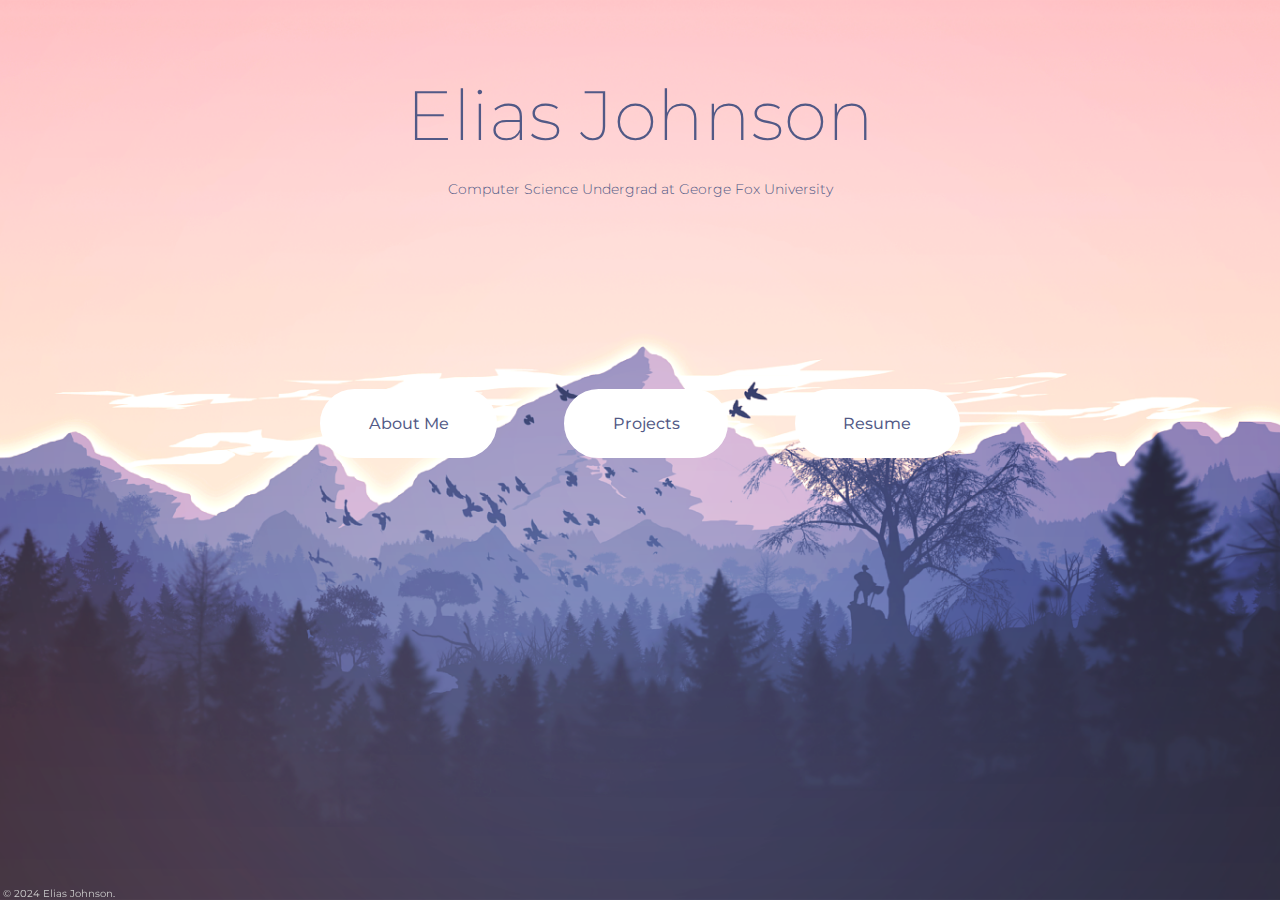
<file: index.html>
<!doctype html>
<html lang="en">

<head>
  <meta charset="UTF-8">
  <meta name="viewport" content="width=device-width, initial-scale=1.0">
  <link rel="icon" href="/images/Favicon.png" type="image/png">
  <link rel="stylesheet" href="/css/style.css">
  <link href="https://fonts.googleapis.com/css2?family=Comic+Neue:ital,wght@0,300;0,400;0,700;1,300;1,400;1,700&family=Itim&family=Montserrat:ital,wght@0,100..900;1,100..900&family=Nunito+Sans:ital,opsz,wght@0,6..12,200..1000;1,6..12,200..1000&family=Open+Sans:ital,wght@0,300..800;1,300..800&family=Varela+Round&display=swap" rel="stylesheet">
  <title>Elias Johnson</title>
</head>
<body>
  <main>
    <div class="title-name-menu">Elias Johnson</div>
	<div class="title-desc-menu">Computer Science Undergrad at George Fox University</div>
	<div class="menu-button-container">
	  <button class="menu-button" onclick="window.location.href='/about'">About&nbsp;Me</button>
	  <button class="menu-button" onclick="window.location.href='/projects'">Projects</button>
      <button class="menu-button" onclick="window.open('/assets/Elias_Johnson_Resume.pdf', '_blank')">Resume</button>
    </div>
  </main>
  <a href="/credits" class="footer-link">© 2024 Elias Johnson.</a>
</body>
</html>

<!-- TODO

 - Blog project
 - Have a message box that users can send a message to my email?

 - Fix issue with mobile viewports where the background is funky on some devices
 
-->
</file>
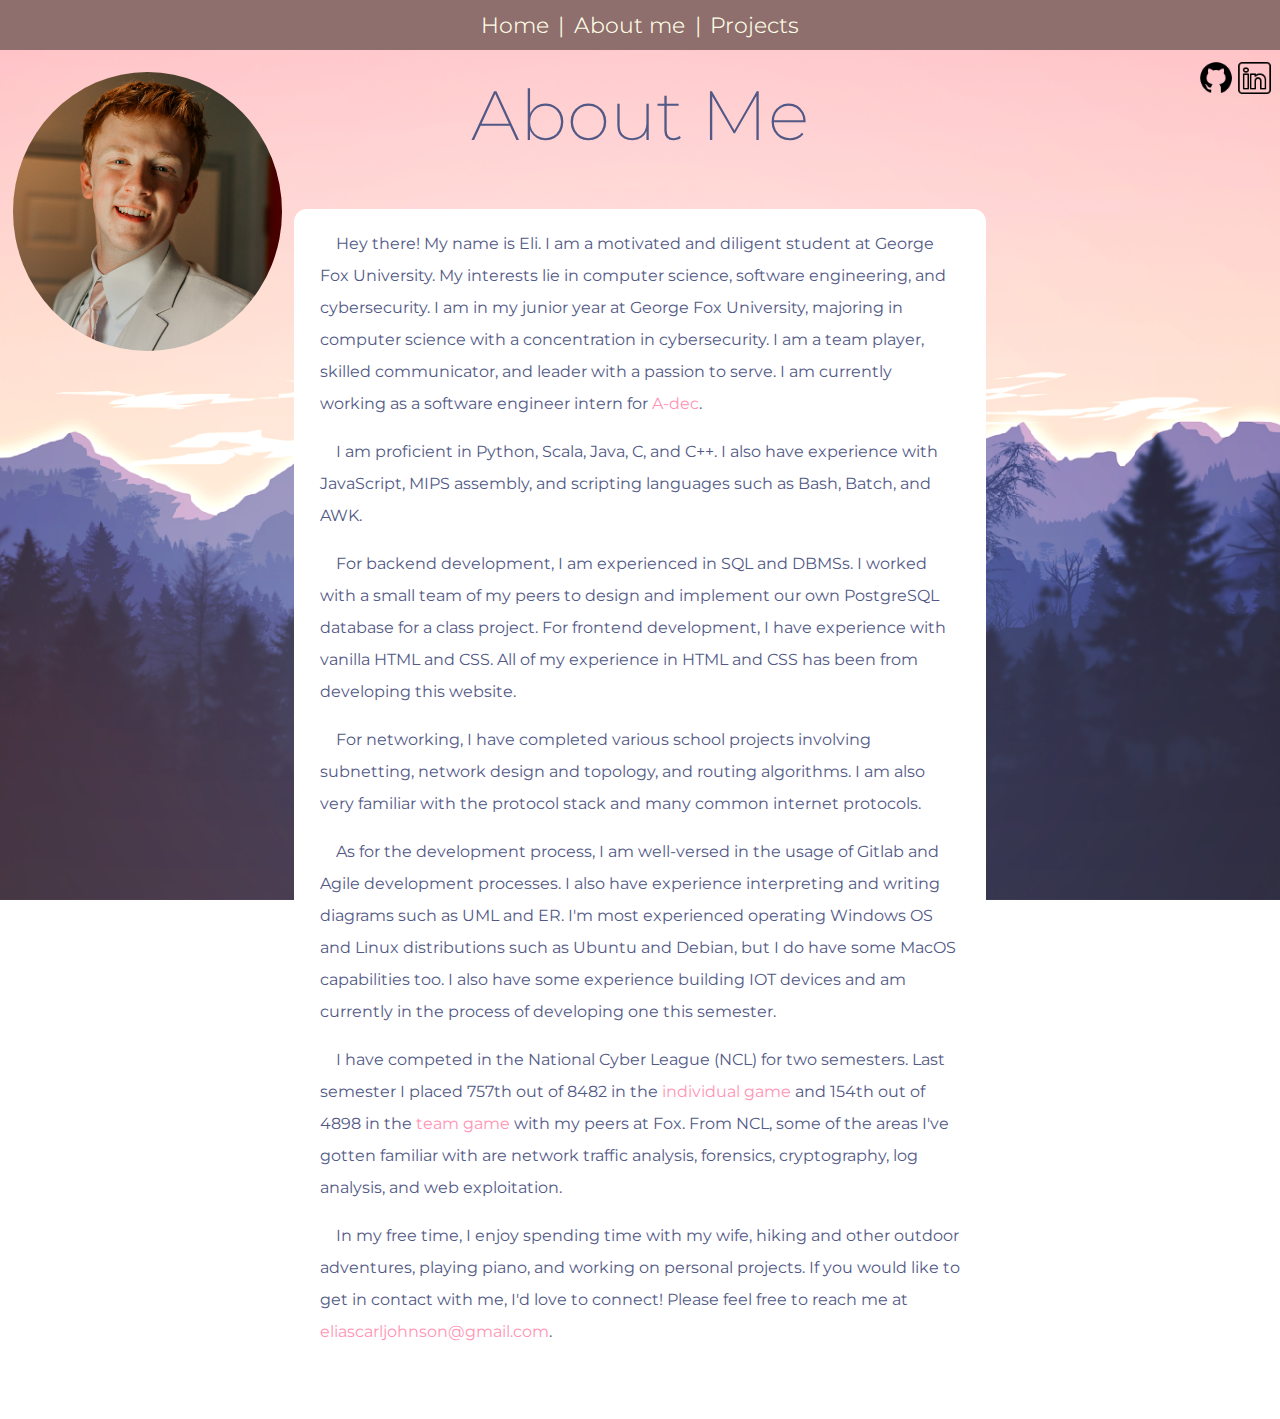
<file: about/index.html>
<!doctype html>
<html lang="en">

<head>
  <meta charset="UTF-8">
  <meta name="viewport" content="width=device-width, initial-scale=1.0">
  <link rel="icon" href="/images/Favicon.png" type="image/png">
  <link rel="stylesheet" href="/css/style.css">
  <link href="https://fonts.googleapis.com/css2?family=Comic+Neue:ital,wght@0,300;0,400;0,700;1,300;1,400;1,700&family=Itim&family=Montserrat:ital,wght@0,100..900;1,100..900&family=Nunito+Sans:ital,opsz,wght@0,6..12,200..1000;1,6..12,200..1000&family=Open+Sans:ital,wght@0,300..800;1,300..800&family=Varela+Round&display=swap" rel="stylesheet">
  <title>Elias Johnson – About</title>
</head>
<body>
  <header>
    <div class="header-bar">
      <a href="/" class="header-link">Home</a>
      <p> | </p>
      <a href="/about" class="header-link">About&nbsp;me</a>
      <p> |	</p>			
      <a href="/projects" class="header-link">Projects</a>
    </div>
  </header>
  <main>
	<div class="title-name">About Me</div>
    <img src="/images/Elias.jpg" alt="Eli Johnson" class="about-image">
    <div class="text-container">
      <p>
	    &nbsp;&nbsp;&nbsp;&nbsp;Hey there! My name is Eli. I am a motivated and diligent student at George Fox University. 
		My interests lie in computer science, software engineering, and cybersecurity. 
		I am in my junior year at George Fox University, majoring in computer science with a concentration in cybersecurity. 
		I am a team player, skilled communicator, and leader with a passion to serve.
		I am currently working as a software engineer intern for
		<a href="https://www.a-dec.com/" target="_blank" class="inline-link"><span>A-dec</span></a>.
	  </p>
	  <p>
		&nbsp;&nbsp;&nbsp;&nbsp;I am proficient in Python, Scala, Java, C, and C++. 
		I also have experience with JavaScript, MIPS assembly, and scripting languages such as Bash, Batch, and AWK.
	  </p>
      <p>
		&nbsp;&nbsp;&nbsp;&nbsp;For backend development, I am experienced in SQL and DBMSs.
		I worked with a small team of my peers to design and implement our own PostgreSQL database for a class project.
	    For frontend development, I have experience with vanilla HTML and CSS.
		All of my experience in HTML and CSS has been from developing this website.
	  </p>
	  <p>
		&nbsp;&nbsp;&nbsp;&nbsp;For networking, I have completed various school projects involving subnetting, network design and topology, and routing algorithms. 
		I am also very familiar with the protocol stack and many common internet protocols. 
	  </p>
	  <p>
		&nbsp;&nbsp;&nbsp;&nbsp;As for the development process, I am well-versed in the usage of Gitlab and Agile development processes. 
		I also have experience interpreting and writing diagrams such as UML and ER.
		I'm most experienced operating Windows OS and Linux distributions such as Ubuntu and Debian, but I do have some MacOS capabilities too. 
		I also have some experience building IOT devices and am currently in the process of developing one this semester.
      </p>
	  <p>
		&nbsp;&nbsp;&nbsp;&nbsp;I have competed in the National Cyber League (NCL) for two semesters. Last semester I placed 757th out of 8482 in the 
		<a href="/assets/NCL_Fall2024_Individual.pdf" target="_blank" class="inline-link"><span>individual game</span></a> and 154th out of 4898 in the 
		<a href="/assets/NCL_Fall2024_Team.pdf" target="_blank" class="inline-link"><span>team game</span></a> with my peers at Fox. 
		From NCL, some of the areas I've gotten familiar with are network traffic analysis, forensics, cryptography, log analysis, and web exploitation.
	  </p>
	  <p>
		&nbsp;&nbsp;&nbsp;&nbsp;In my free time, I enjoy spending time with my wife, hiking and other outdoor adventures, playing piano, and working on personal projects.
		If you would like to get in contact with me, I'd love to connect! Please feel free to reach me at 
	    <a href="mailto:eliascarljohnson@gmail.com" class="inline-link"><span>eliascarljohnson@gmail.com</span></a>.
	  </p>
	  <a href="https://github.com/elias-johnson" target="_blank"><img src="/images/Github.png" alt="Github" class="github-icon"></a><a href="https://www.linkedin.com/in/eliasjohnson-/" target="_blank"><img src="/images/LinkedIn.png" alt="LinkedIn" class="linkedin-icon">
      </a>
	</div>
  </main>
</body>
</html>
</file>
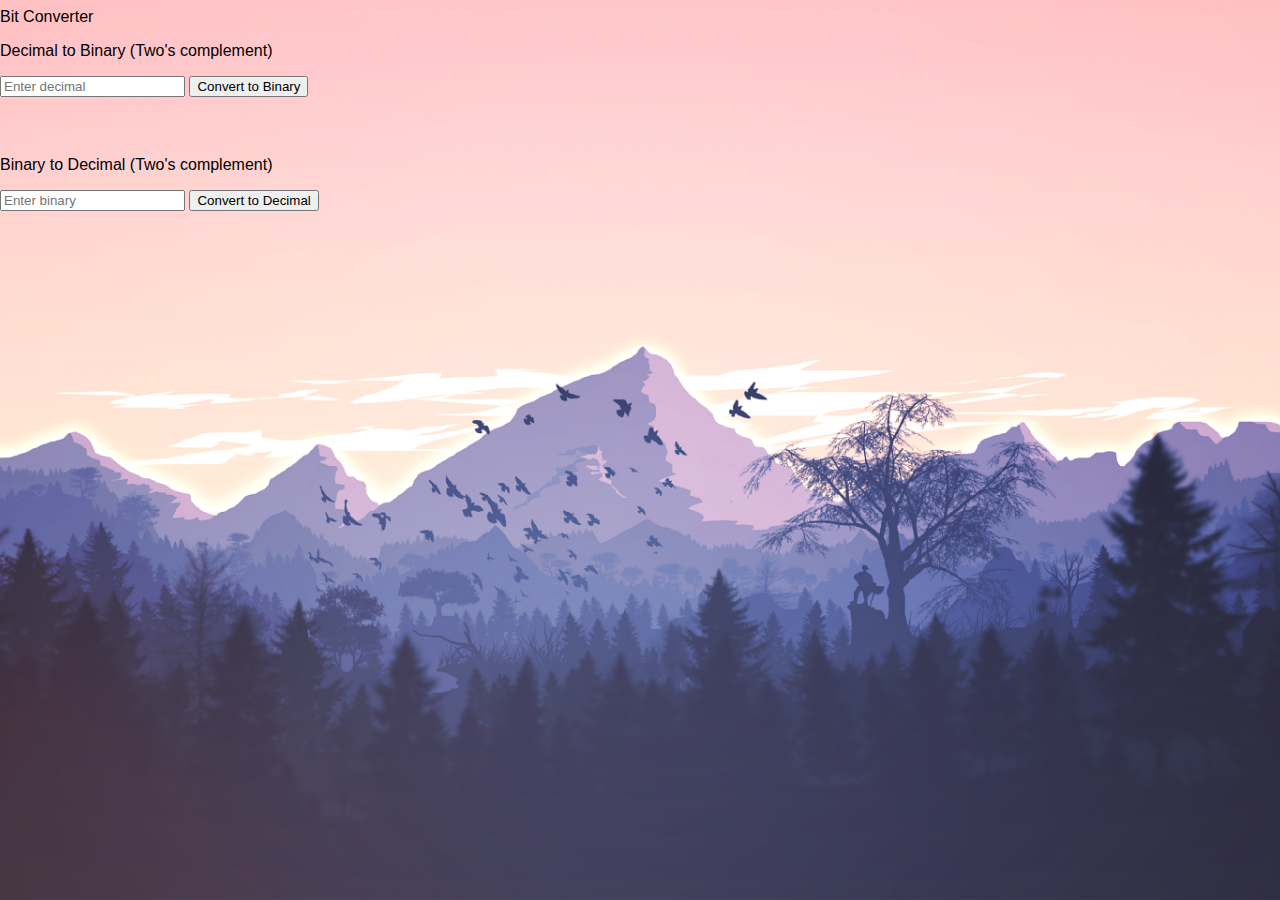
<file: Converter/index.html>
<!doctype html>
<html lang="en">

<head>
	<meta charset="UTF-8">
	<meta name="viewport" content="width=device-width, initial-scale=1.0">
	<link rel="stylesheet" href="/css/style.css">
	<link href="https://fonts.googleapis.com/css2?family=Comic+Neue:ital,wght@0,300;0,400;0,700;1,300;1,400;1,700&family=Itim&family=Varela+Round&display=swap" rel="stylesheet">
	<title>Bit Converter</title>
</head>
<body>
	<main>
		<div class="main-box">
			<div class="header">Bit Converter</div>
			<div class="body">
				<div class="decimal-to-binary">
					<p>Decimal to Binary (Two's complement)</p>
						<input type="number" id="decimalInput" placeholder="Enter decimal">
						<button onclick="decimalToBinary()">Convert to Binary</button>
					<p id="decimalToBinaryResult"></p>
				</div>	
				<div class="binary-to-decimal">
					<p>Binary to Decimal (Two's complement)</p>
						<input type="number" id="binaryInput" placeholder="Enter binary">
						<button onclick="binaryToDecimal()">Convert to Decimal</button>
						<p id="binaryToDecimalResult"></p>
				</div>
			</div>
		</div>
	</main>
	<script src="/js/script.js"></script>
</body>
</html>
</file>
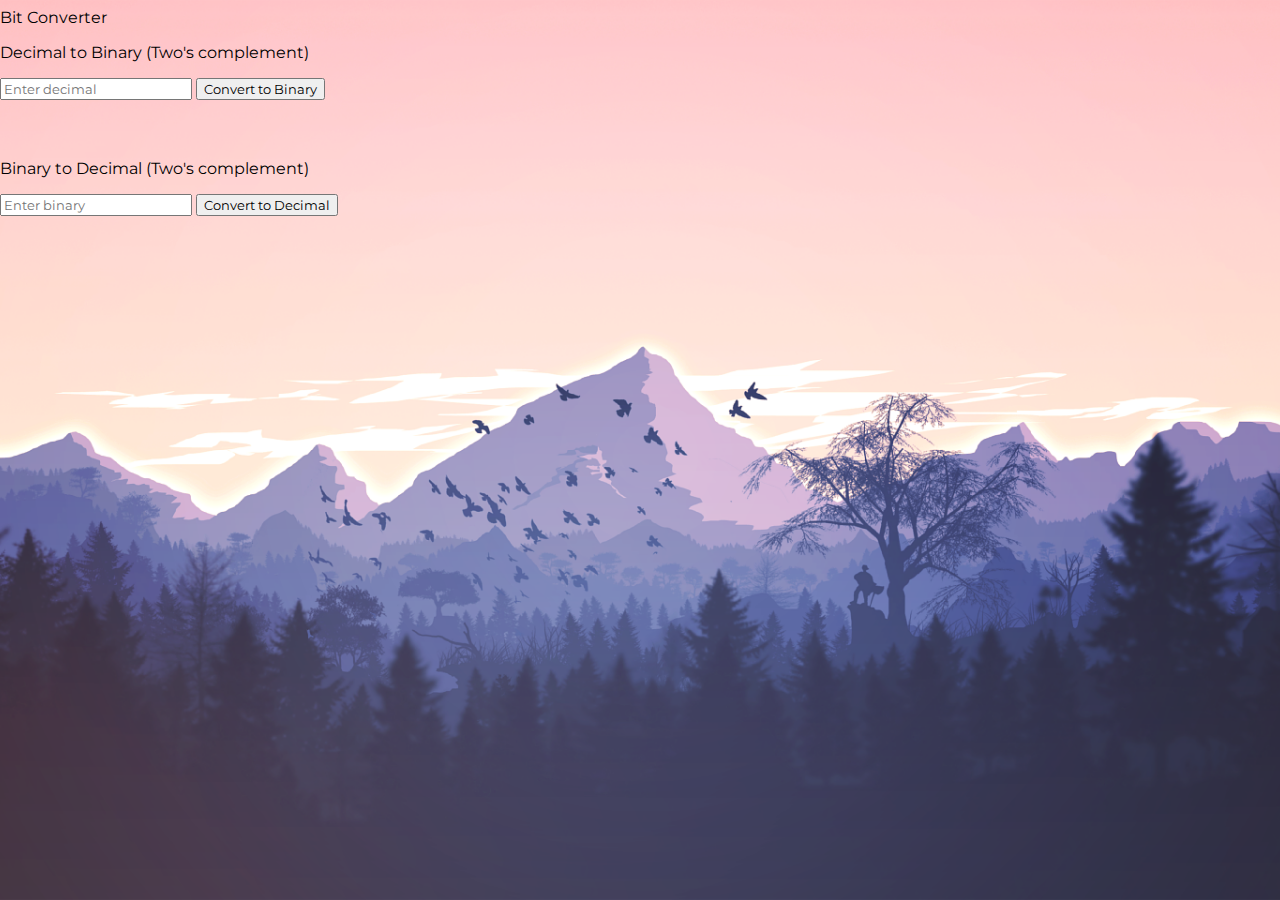
<file: converter/index.html>
<!doctype html>
<html lang="en">

<head>
  <meta charset="UTF-8">
  <meta name="viewport" content="width=device-width, initial-scale=1.0">
  <link rel="stylesheet" href="/css/style.css">
  <link href="https://fonts.googleapis.com/css2?family=Comic+Neue:ital,wght@0,300;0,400;0,700;1,300;1,400;1,700&family=Itim&family=Montserrat:ital,wght@0,100..900;1,100..900&family=Nunito+Sans:ital,opsz,wght@0,6..12,200..1000;1,6..12,200..1000&family=Open+Sans:ital,wght@0,300..800;1,300..800&family=Varela+Round&display=swap" rel="stylesheet">
  <title>Elias Johnson - Bit Converter</title>
</head>
<body>
  <main>
    <div class="main-box">
      <div class="main-title">Bit Converter</div>
      <div class="main-body">
        <div class="decimal-to-binary">
          <p>Decimal to Binary (Two's complement)</p>
          <input type="number" id="decimalInput" placeholder="Enter decimal">
          <button onclick="decimalToBinary()">Convert to Binary</button>
          <p id="decimalToBinaryResult"></p>
        </div>	
        <div class="binary-to-decimal">
          <p>Binary to Decimal (Two's complement)</p>
          <input type="number" id="binaryInput" placeholder="Enter binary">
          <button onclick="binaryToDecimal()">Convert to Decimal</button>
          <p id="binaryToDecimalResult"></p>
        </div>
      </div>
    </div>
  </main>
  <script src="/js/script.js"></script>
</body>
</html>
</file>
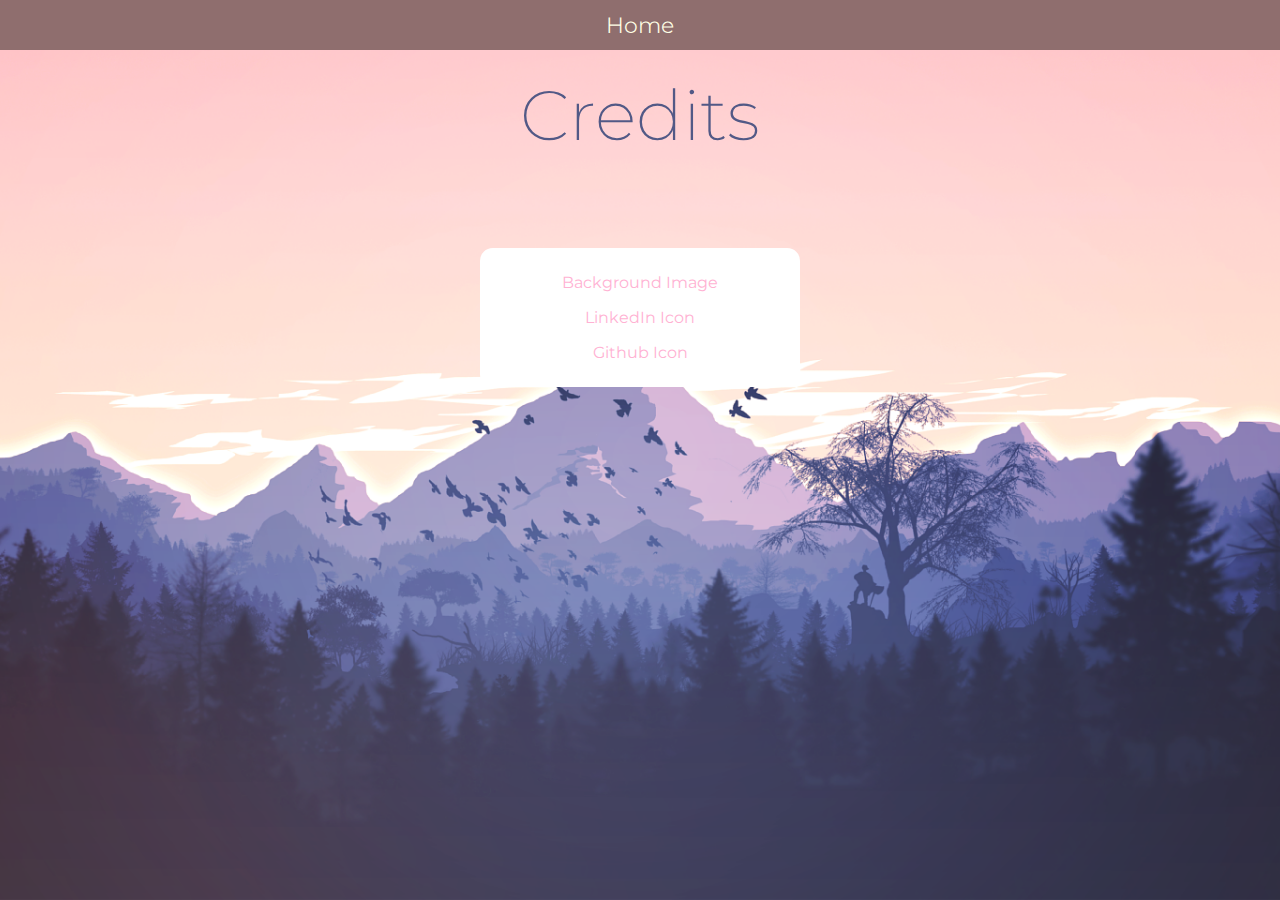
<file: credits/index.html>
<!doctype html>
<html lang="en">

<head>
  <meta charset="UTF-8">
  <meta name="viewport" content="width=device-width, initial-scale=1.0">
  <link rel="icon" href="/images/Favicon.png" type="image/png">
  <link rel="stylesheet" href="/css/style.css">
  <link href="https://fonts.googleapis.com/css2?family=Comic+Neue:ital,wght@0,300;0,400;0,700;1,300;1,400;1,700&family=Itim&family=Montserrat:ital,wght@0,100..900;1,100..900&family=Nunito+Sans:ital,opsz,wght@0,6..12,200..1000;1,6..12,200..1000&family=Open+Sans:ital,wght@0,300..800;1,300..800&family=Varela+Round&display=swap" rel="stylesheet">
  <title>Elias Johnson – Credits</title>
</head>
<body>
  <header>
    <div class="header-bar">
      <a href="/" class="header-link">Home</a>
    </div>
  </header>
  <main>
    <div class="main-container">
	  <div class="title-name">Credits</div>
      <div class="credit-link-container">
	    <p><a href="https://pixabay.com/vectors/mountains-panorama-forest-mountain-1412683" target="_blank" class="credit-link">Background Image</a></p>
	    <p><a href="https://icons8.com/icons/set/linkedin" target="_blank" class="credit-link">LinkedIn Icon</a></p>
	    <p><a href="https://icons8.com/icons/set/github" target="_blank" class="credit-link">Github Icon</a></p>
	  </div>
	</div>
  </main>   
</body>
</html>
</file>
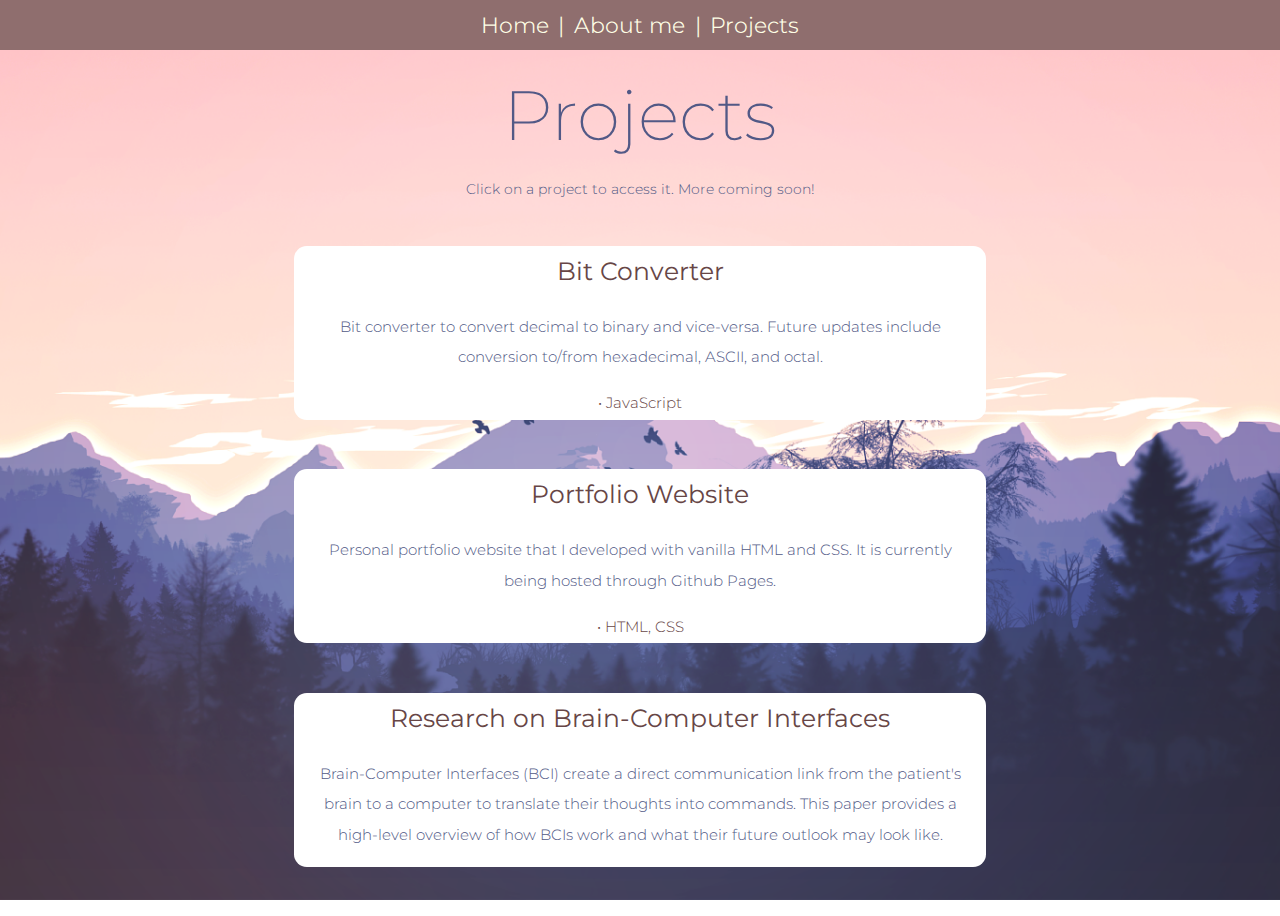
<file: projects/index.html>
<!doctype html>
<html lang="en">

<head>
  <meta charset="UTF-8">
  <meta name="viewport" content="width=device-width, initial-scale=1.0">
  <link rel="icon" href="/images/Favicon.png" type="image/png">
  <link rel="stylesheet" href="/css/style.css">
  <link href="https://fonts.googleapis.com/css2?family=Comic+Neue:ital,wght@0,300;0,400;0,700;1,300;1,400;1,700&family=Itim&family=Montserrat:ital,wght@0,100..900;1,100..900&family=Nunito+Sans:ital,opsz,wght@0,6..12,200..1000;1,6..12,200..1000&family=Open+Sans:ital,wght@0,300..800;1,300..800&family=Varela+Round&display=swap" rel="stylesheet">
  <title>Elias Johnson – Projects</title>
</head>
<body>
  <header>
    <div class="header-bar">
      <a href="/" class="header-link">Home</a>
      <p> | </p>
      <a href="/about" class="header-link">About&nbsp;me</a>
      <p> |	</p>			
      <a href="/projects" class="header-link">Projects</a>
    </div>
  </header>
  <main>
	  <div class="title-name">Projects</div>
	  <div class="title-desc">Click on a project to access it. More coming soon!</div>
	  <button class="project-container" onclick="window.location.href='/projects/converter'">
		<div class="project-title-container">Bit Converter</div>
		<div class="project-text-container">
		  <p>
			Bit converter to convert decimal to binary and vice-versa.
		    Future updates include conversion to/from hexadecimal, ASCII, and octal.
		  </p>
		</div>
		<div class="project-skills-container">&#8226; JavaScript</div>
	  </button>
      <button class="project-container" onclick="window.location.href='/'">
		<div class="project-title-container">Portfolio Website</div>
		<div class="project-text-container">
		  <p>
			Personal portfolio website that I developed with vanilla HTML and CSS. 
			It is currently being hosted through Github Pages.
		  </p>
		</div>
	    <div class="project-skills-container">&#8226; HTML, CSS</div>
	  </button>
	  <button class="project-container" onclick="window.open('/projects/BrainComputerInterfaces.pdf', '_blank')">
		<div class="project-title-container">Research on Brain-Computer Interfaces</div>
	    <div class="project-text-container">
		  <p>
		    Brain-Computer Interfaces (BCI) create a direct communication link from the patient's brain to a computer to translate their thoughts into commands. 
	        This paper provides a high-level overview of how BCIs work and what their future outlook may look like.
	      </p>
		</div>
	  </button>
  </main>
</body>
</html>
</file>
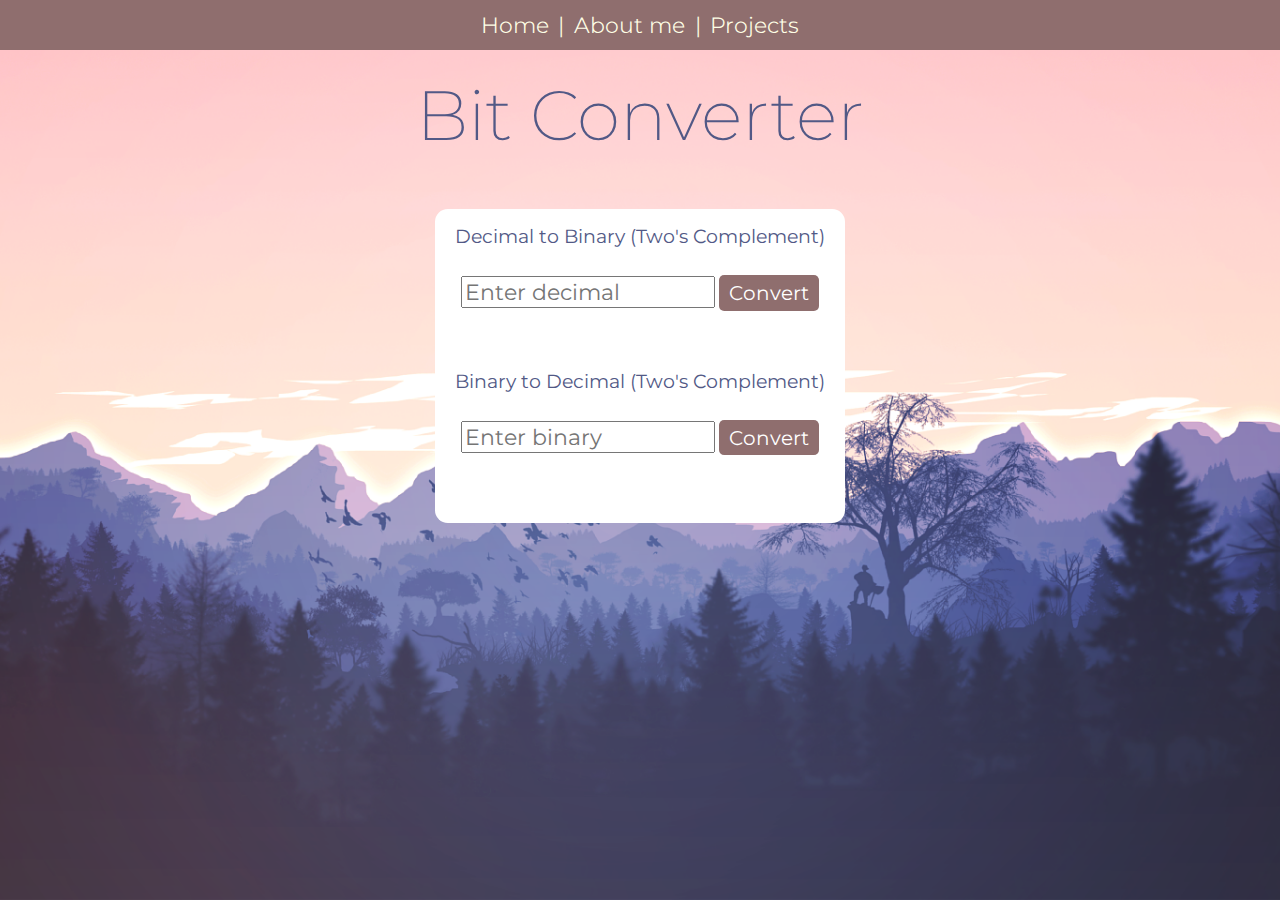
<file: projects/converter/index.html>
<!doctype html>
<html lang="en">

<head>
  <meta charset="UTF-8">
  <meta name="viewport" content="width=device-width, initial-scale=1.0">
  <link rel="icon" href="/images/Favicon.png" type="image/png">
  <link rel="stylesheet" href="/css/style.css">
  <link href="https://fonts.googleapis.com/css2?family=Comic+Neue:ital,wght@0,300;0,400;0,700;1,300;1,400;1,700&family=Itim&family=Montserrat:ital,wght@0,100..900;1,100..900&family=Nunito+Sans:ital,opsz,wght@0,6..12,200..1000;1,6..12,200..1000&family=Open+Sans:ital,wght@0,300..800;1,300..800&family=Varela+Round&display=swap" rel="stylesheet">
  <title>Elias Johnson – Bit Converter</title>
</head>
<body>
  <header>
    <div class="header-bar">
      <a href="/" class="header-link">Home</a>
      <p> | </p>
      <a href="/about" class="header-link">About&nbsp;me</a>
      <p> |	</p>			
      <a href="/projects" class="header-link">Projects</a>
    </div>
  </header>
  <main>
    <div class="title-name">Bit Converter</div>
    <div class="converter-container">
      <div class="converter-title-container">Decimal to Binary (Two's Complement)</div>
	  <div class="converter">
        <input type="number" id="decimalInput" placeholder="Enter decimal" class="converter-input">
        <button onclick="decimalToBinary()" class="convert-button">Convert</button>
        <p id="decimalToBinaryResult"></p>
      </div>	
	  <div class="converter-title-container">Binary to Decimal (Two's Complement)</div>
	  <div class="converter">
        <input type="number" id="binaryInput" placeholder="Enter binary" class="converter-input">
        <button onclick="binaryToDecimal()" class="convert-button">Convert</button>
         <p id="binaryToDecimalResult"></p>
      </div>
	</div>  
  </main>
  <script src="/projects/converter/script.js"></script>
</body>
</html>
</file>
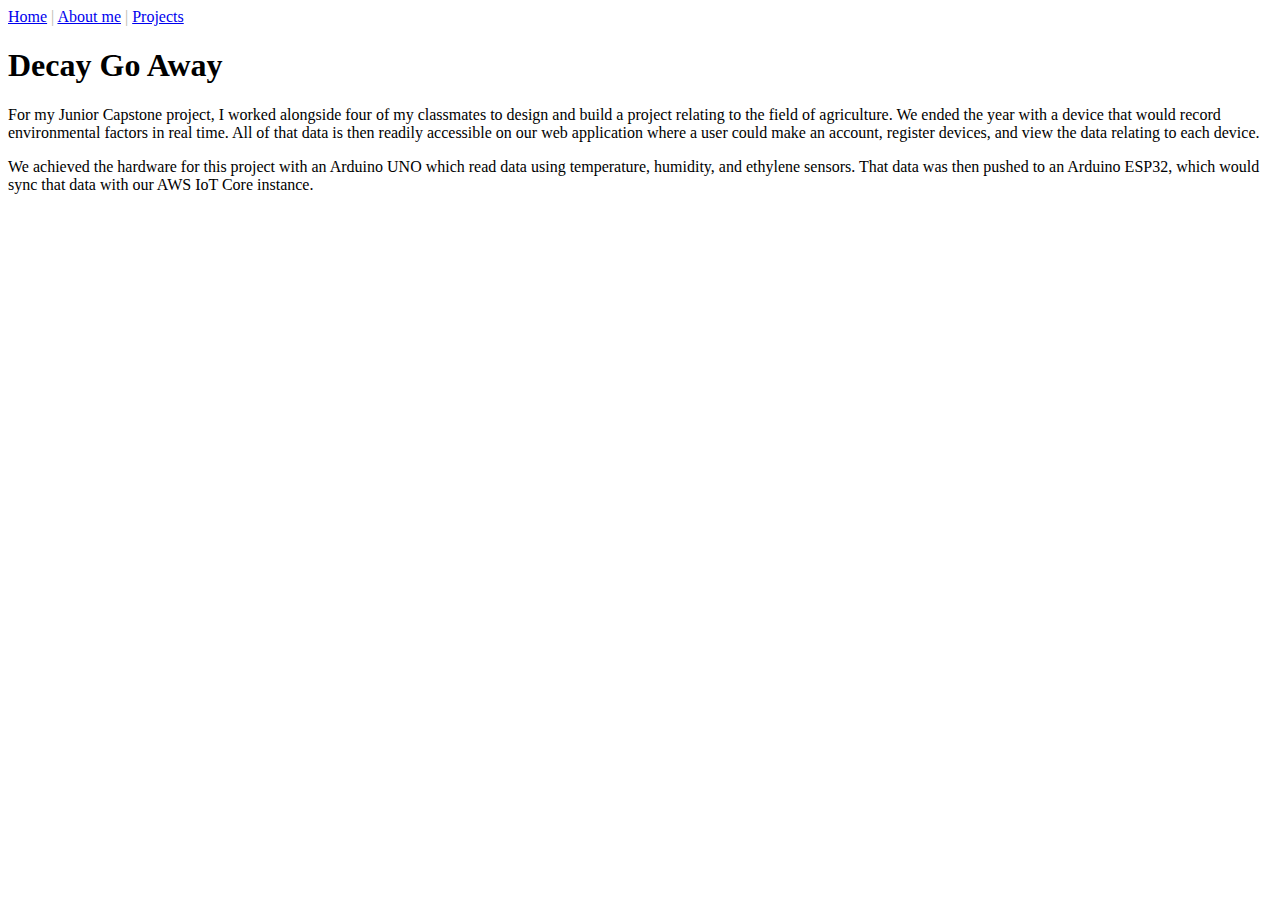
<file: projects/decay-go-away/index.html>
<!doctype html>
<html lang="en">

<head>
  <meta charset="UTF-8">
  <meta name="viewport" content="width=device-width, initial-scale=1.0">
  <link rel="icon" href="/images/Favicon.png" type="image/png">
  <link rel="stylesheet" href="/css/styles.css">
  <link href="https://fonts.googleapis.com/css2?family=Comic+Neue:ital,wght@0,300;0,400;0,700;1,300;1,400;1,700&family=Itim&family=Montserrat:ital,wght@0,100..900;1,100..900&family=Nunito+Sans:ital,opsz,wght@0,6..12,200..1000;1,6..12,200..1000&family=Open+Sans:ital,wght@0,300..800;1,300..800&family=Varela+Round&display=swap" rel="stylesheet">
  <title>Elias Johnson – Decay Go Away</title>
</head>
<body>
  <header>
    <nav>
      <a href="/" class="nav-link">Home</a>
      <span style="color: rgb(186, 186, 173);"> | </span>
      <a href="/about" class="nav-link">About&nbsp;me</a>
      <span style="color: rgb(186, 186, 173);"> | </span>
      <a href="/projects" class="nav-link">Projects</a>
    </nav>
  </header>
  <main>
    <h1>Decay Go Away</h1>
    <div class="project-report">
      <p>
        For my Junior Capstone project, I worked
        alongside four of my classmates to design and build a project
        relating to the field of agriculture.
        We ended the year with a device that would record environmental
        factors in real time. All of that data is then readily accessible
        on our web application where a user could make an account, register
        devices, and view the data relating to each device.
      </p>

      <p>
        We achieved the hardware for this project with an Arduino UNO
        which read data using temperature, humidity, and ethylene sensors. 
        That data was then pushed to an Arduino ESP32, which would sync
        that data with our AWS IoT Core instance.
      </p>
    </div>
  </main>
</body>
</html>
</file>
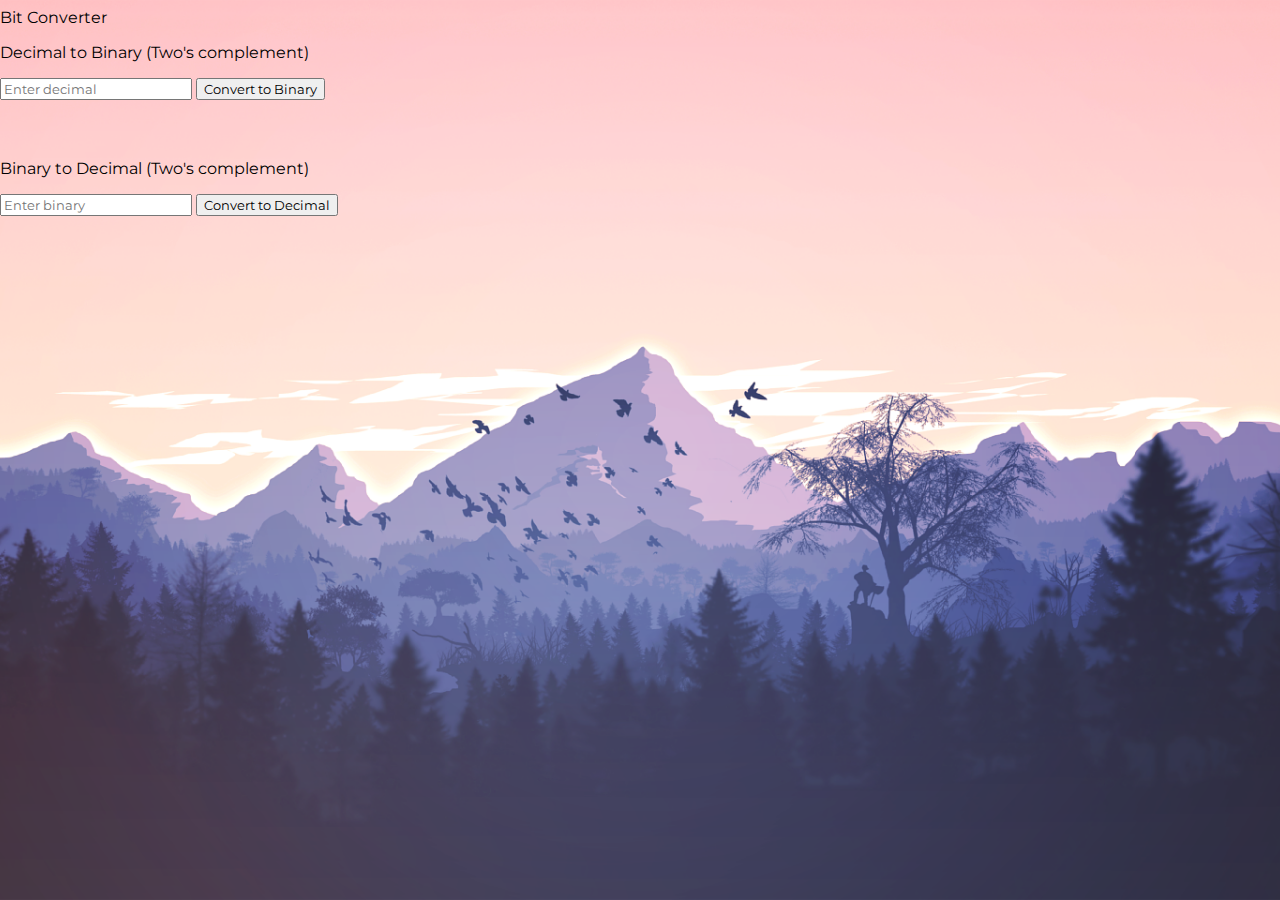
<file: utilities/converter/index.html>
<!doctype html>
<html lang="en">

<head>
  <meta charset="UTF-8">
  <meta name="viewport" content="width=device-width, initial-scale=1.0">
  <link rel="stylesheet" href="/css/style.css">
  <link href="https://fonts.googleapis.com/css2?family=Comic+Neue:ital,wght@0,300;0,400;0,700;1,300;1,400;1,700&family=Itim&family=Montserrat:ital,wght@0,100..900;1,100..900&family=Nunito+Sans:ital,opsz,wght@0,6..12,200..1000;1,6..12,200..1000&family=Open+Sans:ital,wght@0,300..800;1,300..800&family=Varela+Round&display=swap" rel="stylesheet">
  <title>Elias Johnson - Bit Converter</title>
</head>
<body>
  <main>
    <div class="main-container">
      <div class="title-main">Bit Converter</div>
      <div class="decimal-to-binary">
          <p>Decimal to Binary (Two's complement)</p>
          <input type="number" id="decimalInput" placeholder="Enter decimal">
          <button onclick="decimalToBinary()">Convert to Binary</button>
          <p id="decimalToBinaryResult"></p>
        </div>	
        <div class="binary-to-decimal">
          <p>Binary to Decimal (Two's complement)</p>
          <input type="number" id="binaryInput" placeholder="Enter binary">
          <button onclick="binaryToDecimal()">Convert to Decimal</button>
          <p id="binaryToDecimalResult"></p>
        </div>
    </div>
  </main>
  <script src="/js/script.js"></script>
</body>
</html>
</file>
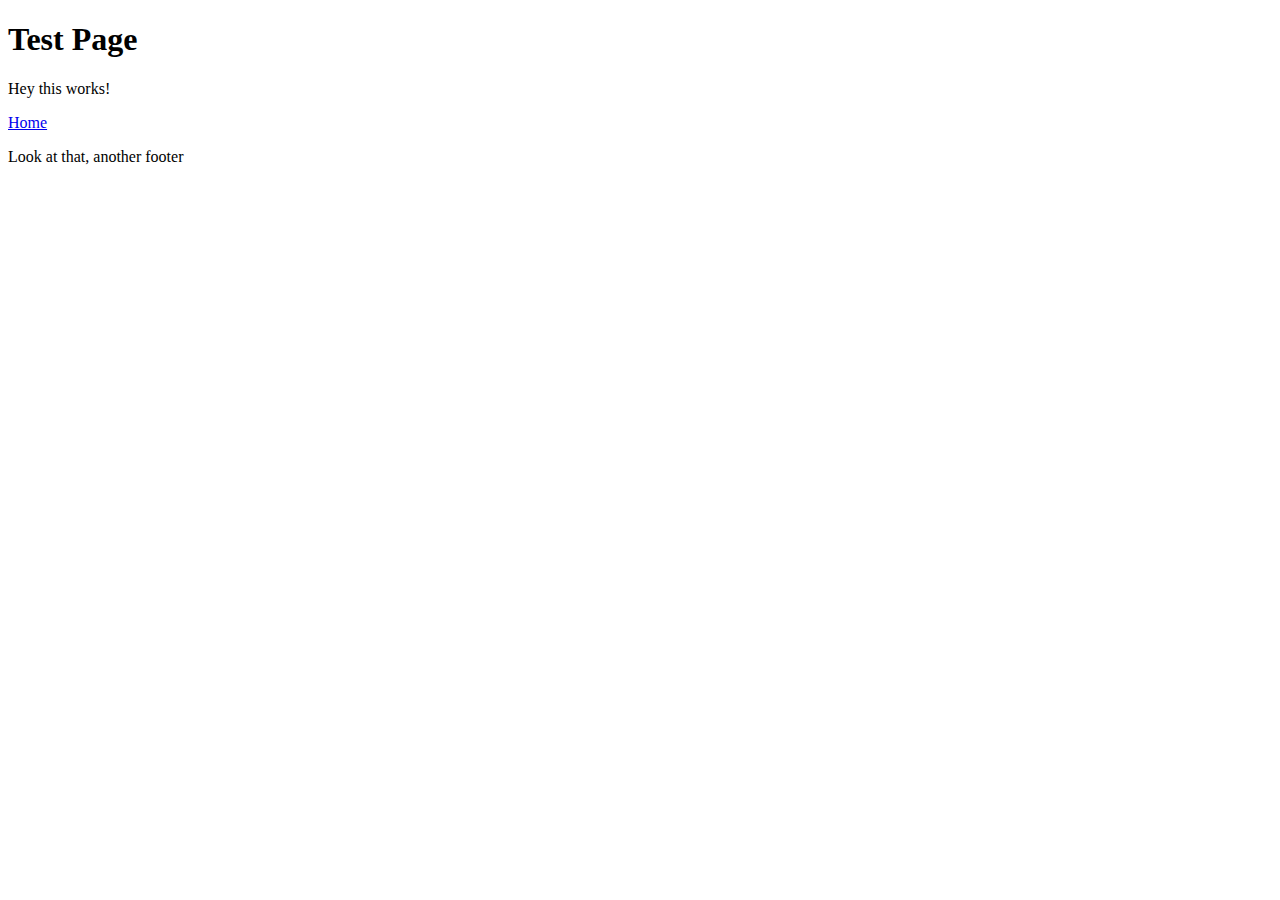
<file: TestLink_1/test.html>
<!doctype html>
<html lang="en">

<head>
	<meta charset="utf-8">
	<title>Test Page</title>
</head>
<body>
	<header>
		<h1>Test Page</h1>
	<header>
	
	<main>
		<p>Hey this works!</p>
		<a href="../index.html">Home</a>
	</main>
	
	<footer>
		<p>Look at that, another footer</p>
	</footer>
</body>
</html>
</file>
<file: css/style.css>
* {
  font-family: "Montserrat", sans-serif;
  font-optical-sizing: auto;
}	

body {
  margin-left: 0;
  margin-right: 0;
  background-image: url('/images/Background.png');
  background-repeat: no-repeat;
  background-size: cover;
  background-attachment: fixed;
  background-position: center bottom;
}

.header-bar {
  position: absolute;
  top: 0;
  width: 100%;
  height: 5.5vh;
  display: flex;	
  justify-content: center;
  align-items: center;
  font-size: 2.4vh;	
  font-weight: 350;
  color: rgb(255, 255, 230);
  background-color: rgb(143, 110, 110);
}

.header-link {
  margin: 0vw 0.75vw;
  color: rgb(255, 255, 230);
  text-decoration: none;  
}	

.title-name, .title-name-menu {
  text-align: center;
  font-weight: 200;
  font-size: 436%;
  margin-top: 8vh;
  color: rgb(82,89,134);
}

.title-desc, .title-desc-menu {
  text-align: center;
  font-weight: 300;
  font-size: 87%;
  margin: 2.5vh;
  color: rgb(82,89,134);
}

.menu-button-container {
  display: flex;
  justify-content: center;
  margin-top: 15%;
  padding-right: 23.5%;
  padding-left: 23.5%;
  gap: 10%;
}

.menu-button {
  padding: 1.8vw 3.6vw;
  border: 0.2vw solid white;
  border-radius: 10vw;
  font-size: 100%;
  font-weight: 450;
  color: black;
  background-color: white;
  transition: transform 0.3s ease;
  color: rgb(82,89,134);
}		

.menu-button:hover {
  transform: scale(1.05);
}	

.menu-button:active {
  transform: scale(0.95);
  transition: transform 0.1s ease;
}

.footer-link {
  position: fixed;
  bottom: 1px;
  left: 3px;
  font-size: 60%;
  color: rgb(205, 205, 205);
  text-decoration: none; 
}	

.header-link:hover, .footer-link:hover {
  color: rgb(255, 208, 211);
}

.header-link:active, .footer-link:active {
  color: rgb(255, 168, 171);
}	

.credit-link-container {
  width: 25%;
  justify-content: center;
  align-items: center;
  margin: 10vh auto;
  padding-top: 1vh;
  padding-bottom: 1vh;
  text-align: center;
  background-color: rgb(255, 255, 255);
  border-radius: 1vw;
}	

.credit-link {
  color: rgb(255, 178, 211);  
  text-decoration: none;
}	

.credit-link:hover {
  color: rgb(255, 148, 181);	
}

.text-container {
  width: 50%;
  margin: 4% auto;
  padding: 2%;
  padding-top: 0.25%;
  padding-bottom: 0.25%;
  text-align: left;
  font-size: 100%;
  line-height: 2;
  color: rgb(82,89,134);
  border-radius: 1vw;
  background-color: rgb(255, 255, 255);
}	

.about-image {
  position: absolute;
  top: 8%;
  left: 1%;
  width: 21%;
  border-radius: 100%;
}

.linkedin-icon {
  position: absolute;
  top: 6.5vh;
  right: 0.5vw;
  width: 3vw;
  transition: transform 0.3s ease;
}	

.github-icon {
  position: absolute;
  top: 6.5vh;
  right: 3.5vw;
  width: 3vw;
  transition: transform 0.3s ease;
}	

.inline-link {
  color: rgb(255, 148, 181);	
  text-decoration: none;
}	

.inline-link:hover {
  text-decoration: underline;
}

.inline-link:active {
  color: rgb(255, 108, 141);
}	

.linkedin-icon:hover, .github-icon:hover {
  transform: scale(1.1);
}	

.linkedin-icon:active, .github-icon:active {
  transform: scale(0.98);
  transition: transform 0.1s ease;
}

.project-container {
  display: flex;
  flex-direction: column;
  width: 54vw;
  margin: 5.5vh auto;
  padding-right: 1vw;
  padding-left: 1vw;
  align-items: center;
  line-height: 2;
  background-color: rgb(255, 255, 255);
  border: 0;
  border-radius: 1vw;
  transition: transform 0.5s ease;  
}

.project-container:hover {
  transform: scale(1.02);
}

.project-container:active {
  transform: scale(0.98);
  transition: transform 0.1s ease;
}	

.project-title-container {
  font-weight: 400;
  font-size: 185%;
  color: rgb(103, 70, 70);
}	

.project-text-container {
  font-weight: 300;
  font-size: 115%;	
  color: rgb(82,89,134);
}	

.project-skills-container {
  font-weight: 300;
  font-size: 115%;	
  color: rgb(103, 70, 70);
}	

.converter-container {
  width: 32%;
  margin: 4% auto;
  padding-top: 1vh;
  padding-bottom: 1vh;
  text-align: center;
  background-color: rgb(255, 255, 255);
  border-radius: 1vw;
  color: rgb(82, 89, 134);
}	

.converter-title-container {
  margin-top: 1.5%;
  font-size: 120%;
}

.converter {
  margin-top: 3vh;
  font-size: 1.6vh;
}	

.converter-input {
  width: 60%;
  font-size: 2.4vh;
  color: rgb(82, 89, 134);
}

.convert-button {
  padding: 0.4vw 0.8vw;
  border: 1vw;
  font-size: 140%;
  color: white;
  background-color: rgb(143, 110, 110);
  border-radius: 0.4vw;
  transition: transform 0.3s ease;
}	

.convert-button:hover {
  background-color: rgb(163, 130, 130);
}

.convert-button:active {
  transform: scale(1.03);  
  transition: transform 0.1s ease;
}

#binaryToDecimalResult, #decimalToBinaryResult {
  margin-top: 3vh;
  margin-bottom: 6.5vh;
  font-size: 2.4vh;
  opacity: 0;
}

::-webkit-scrollbar {
  width: 15px;
}

::-webkit-scrollbar-track {
  background: rgb(241, 241, 241);
}

::-webkit-scrollbar-thumb {
  background: rgb(173, 140, 140);
}

::-webkit-scrollbar-thumb:hover {
  background: rgb(193, 160, 160);
}	

@media (max-width: 768px) {
  .header-link {
    margin: 0vw 3vw;
  }
  
  .title-name-menu, .title-desc-menu {
    margin-top: 2vh;
  }
  
  .menu-button-container {
    display: grid;
    margin-top: 20%;
    margin-bottom: 30%;
    gap: 30%;
  }
	
  .menu-button {
    padding: 5vw 5vh;
  }	

  .footer-link {
    font-size: 70%;
  }	

  .credit-link-container {
    width: 70%;
    border-radius: 5vw;
  }
  
  .text-container {
    width: 80%;
    padding-right: 3%;
    padding-left: 3%;
    margin-bottom: 15%;
    line-height: 1.75;
    border-radius: 3vw;
  }  
  
   .about-image {
    position: relative;
    display: block;
    margin: 0 auto;
    width: 50%;
  }
  
  .linkedin-icon {
    position: static;
	width: 14%;
  }	

  .github-icon {
    position: static;
	width: 14%;
  }
  
  .project-container {
    width: 80%;
    border-radius: 3vw;
  }
  
  .project-title-container {
    font-size: 150%;
  }
  
  .converter-container {
    width: 80%;
    border-radius: 3vw;
  }	
  
  .converter-title-container {
    font-size: 150%;
  }
  
  .convert-button {
	font-size: 155%;
	border-radius: 1vw;  
  }	  
}
</file>
<file: css/styles.css>
<ul style="list-style-type: circle;">
    <li>Item with circle bullet</li>
</ul>
</file>
